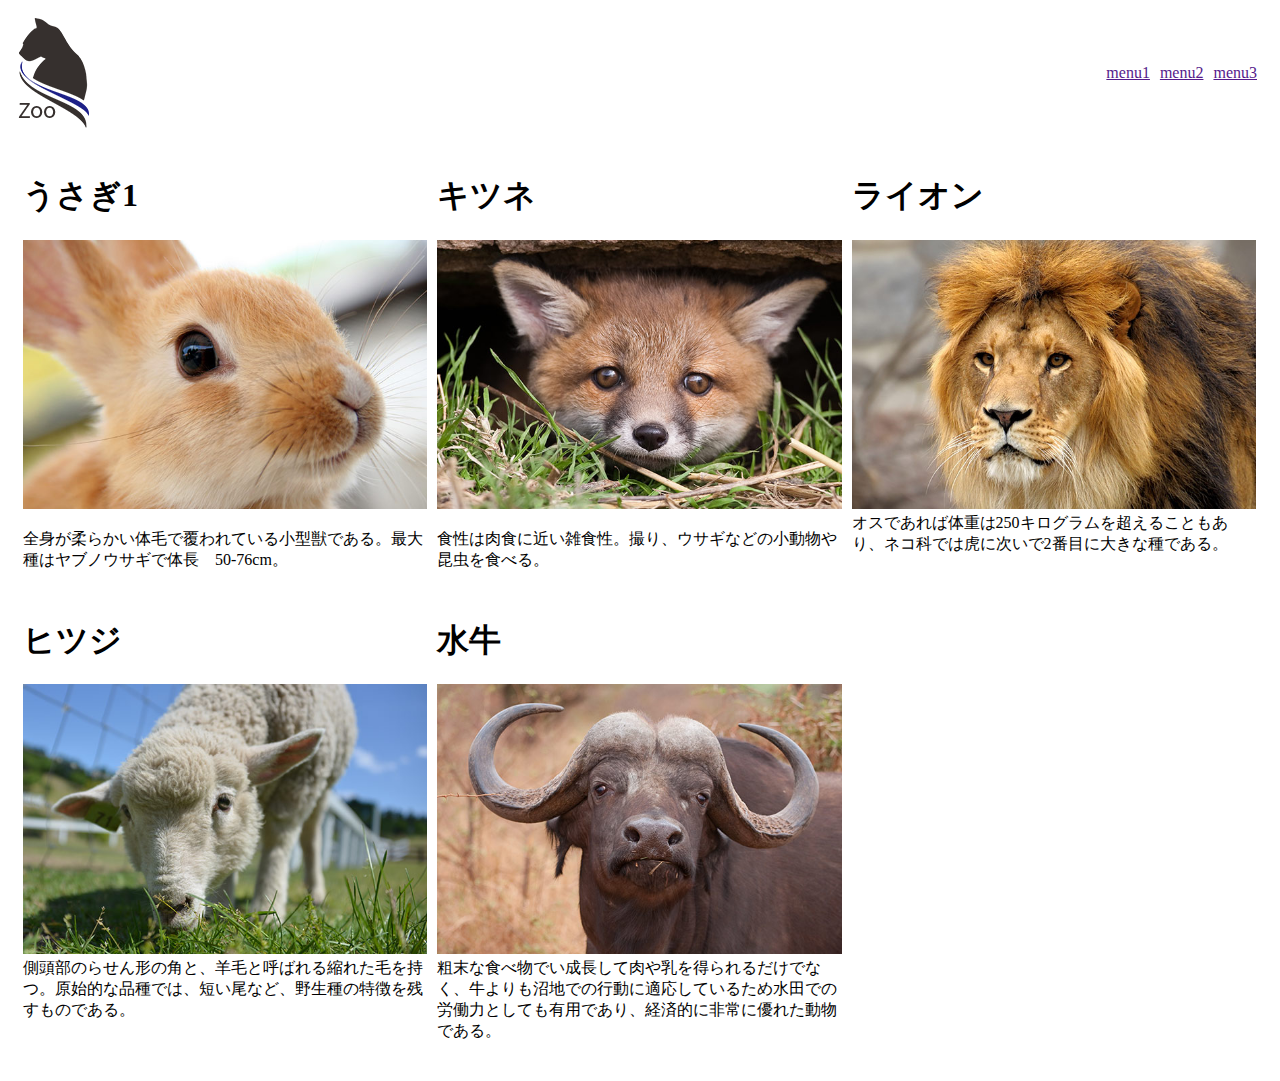
<file: samurai/HTMLCSS/Flexbox/index.html>
<!DOCTYPE html>
<html lang="ja">
<head>
    <meta charset="UTF-8">
    <title>Flexboxについて学ぶ</title>
    <link rel="stylesheet" href="stylesheet.css">
</head>
<body>
    <header>
        <img src="../../images/zoo.png" alt="">
        <ul>
            <li><a href="">menu1</a></li>
            <li><a href="">menu2</a></li>
            <li><a href="">menu3</a></li>
        </ul>
    </header>
    <main>
        <div class="animal">
            <h1>うさぎ1</h1>
            <img src="../../images/rabbits.jpg" alt="">
            <p>全身が柔らかい体毛で覆われている小型獣である。最大種はヤブノウサギで体長　50-76cm。</p>
        </div>
        <div class="animal">
            <h1>キツネ</h1>
            <img src="../../images/fox.jpg" alt="">
            <p>食性は肉食に近い雑食性。撮り、ウサギなどの小動物や昆虫を食べる。</p>
        </div>
        <div class="animal">
            <h1>ライオン</h1>
            <img src="../../images/lion.jpg"
            <p>オスであれば体重は250キログラムを超えることもあり、ネコ科では虎に次いで2番目に大きな種である。</p>
        </div>
        <div class="animal">
            <h1>ヒツジ</h1>
            <img src="../../images/sheep.jpg"
            <p>側頭部のらせん形の角と、羊毛と呼ばれる縮れた毛を持つ。原始的な品種では、短い尾など、野生種の特徴を残すものである。</p>
        </div>
        <div class="animal">
            <h1>水牛</h1>
            <img src="../../images/water buffalo.jpg"
            <p>粗末な食べ物でい成長して肉や乳を得られるだけでなく、牛よりも沼地での行動に適応しているため水田での労働力としても有用であり、経済的に非常に優れた動物である。</p>
        </div>
    </main>
</body>
</html>
</file>
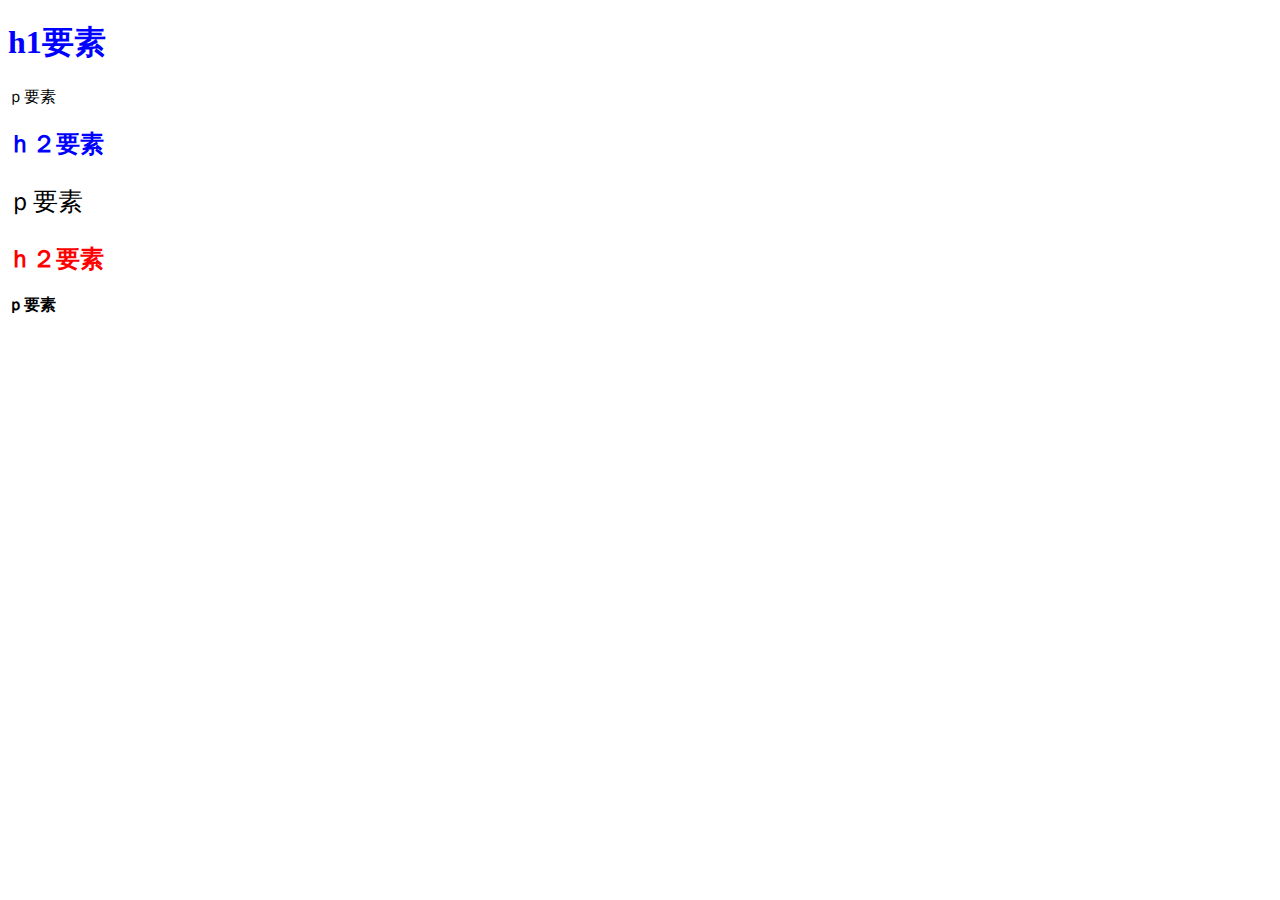
<file: samurai/HTMLCSS/0/1-3/index1.html>
<!DOCTYPE html>
<html lang="ja">
    <head>
      <meta charset="UTF-8">
      <title>HTML/CSSの学習</title>
      <link rel="stylesheet" href="stylesheet.css">
    </head>
    <body>
      <h1 class="blue">h1要素</h1>
      <p>ｐ要素</p>
      <h2 class="blue">ｈ２要素</h2>
      <p class="fs-25">ｐ要素</p>
      <h2 id="red">ｈ２要素</h2>
      <p class="fw-bold">ｐ要素</p>
    </body>
</html>
</file>
<file: samurai/HTMLCSS/Flexbox/stylesheet.css>
@charset "utf-8";

header {
    display: flex;
    justify-content: space-between;
    padding: 10px;
}

ul {
    display: flex;
    align-items: center;
}

ul li {
    list-style: none;
    margin-left: 5px;
    margin-right: 5px;
}

main {
    display: flex;
    flex-wrap: wrap;
    padding: 10px;
}

main div.animal {
    width: calc(33.3% - 10px);
    margin: 5px;
}

.animal img {
    width: 100%;
}

@meda (max-width: 500px) {
    header {
        flex-direction: cloumn;
        align-items: center;
    }

    main div.animal {
        width: calc(50% - 10px);
        margin: 5px;
    }
}
</file>
<file: samurai/HTMLCSS/0/1-3/stylesheet.css>
@charset "uft-8";

#red {
    color: red;
}
.blue {
    color: blue;
}
.fs-25 {
    font-size: 25px;
}
.fw-bold {
    font-weight: bold;
}
</file>
